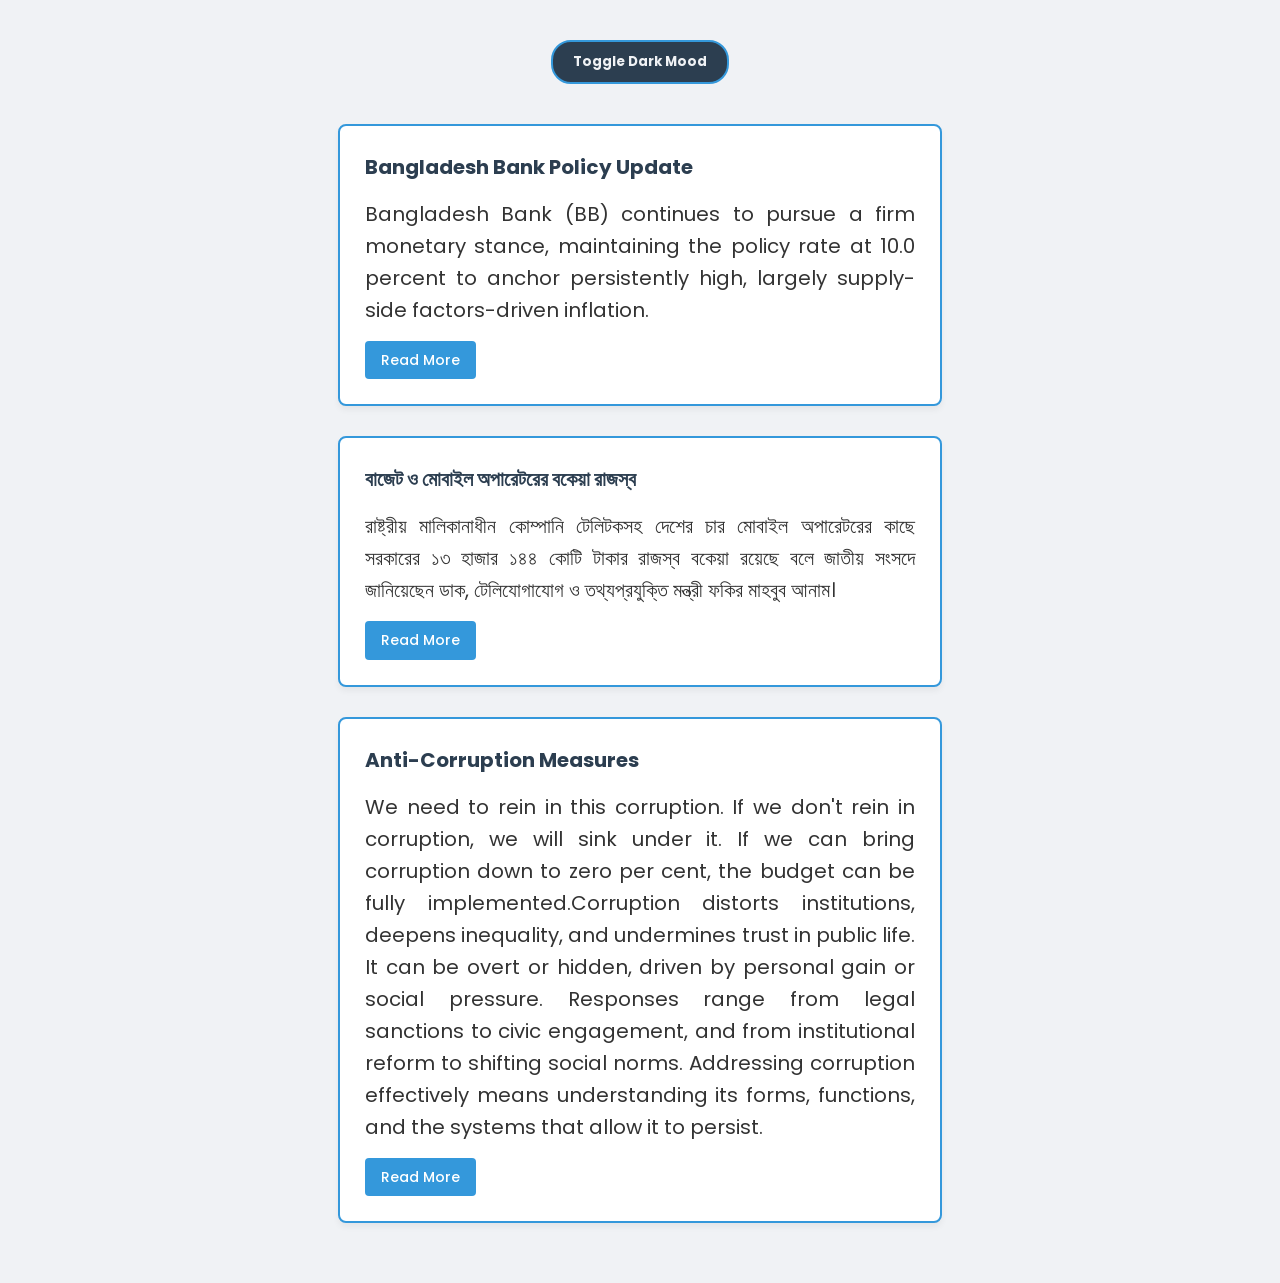
<file: index.html>
<!DOCTYPE html>
<html lang="en">
<head>
    <meta charset="UTF-8">
    <title>shorif webpage</title>
    <link rel="preconnect" href="https://fonts.googleapis.com">
<link rel="preconnect" href="https://fonts.gstatic.com" crossorigin>
<link href="https://fonts.googleapis.com/css2?family=Poppins:ital,wght@0,300;0,400;0,500;0,600&display=swap" rel="stylesheet">

    <link rel="stylesheet" href="index.css">
</head>
<body>
<button id="theme-toggle-btn">Toggle Dark Mood</button>
    
    <div class="news-container">
        
        <div class="news-card">
        <h3>Bangladesh Bank Policy Update</h3>
        <p>Bangladesh Bank (BB) continues to pursue a firm monetary stance, maintaining the policy rate at 10.0 percent to anchor persistently high, largely supply-side factors-driven inflation.</p>
        
        <a href="#" class="read-more-btn">Read More</a>
    </div>
    
    <div class="news-card">
        <h3>বাজেট ও মোবাইল অপারেটরের বকেয়া রাজস্ব</h3>
        <p>রাষ্ট্রীয় মালিকানাধীন কোম্পানি টেলিটকসহ দেশের চার মোবাইল অপারেটরের কাছে সরকারের ১৩ হাজার ১৪৪ কোটি টাকার রাজস্ব বকেয়া রয়েছে বলে জাতীয় সংসদে জানিয়েছেন ডাক, টেলিযোগাযোগ ও তথ্যপ্রযুক্তি মন্ত্রী ফকির মাহবুব আনাম।</p>
        
        <a href="#" class="read-more-btn">Read More</a>
    </div>
    
    <div class="news-card">
        <h3>Anti-Corruption Measures</h3>
        <p>We need to rein in this corruption. If we don't rein in corruption, we will sink under it. If we can bring corruption down to zero per cent, the budget can be fully implemented.Corruption distorts institutions, deepens inequality, and undermines trust in public life. It can be overt or hidden, driven by personal gain or social pressure. Responses range from legal sanctions to civic engagement, and from institutional reform to shifting social norms. Addressing corruption effectively means understanding its forms, functions, and the systems that allow it to persist.</p>
        
        <a href="#" class="read-more-btn">Read More</a>
    </div>
    
    </div>

    <script src="index.js"></script>

</body>
</html>
</file>
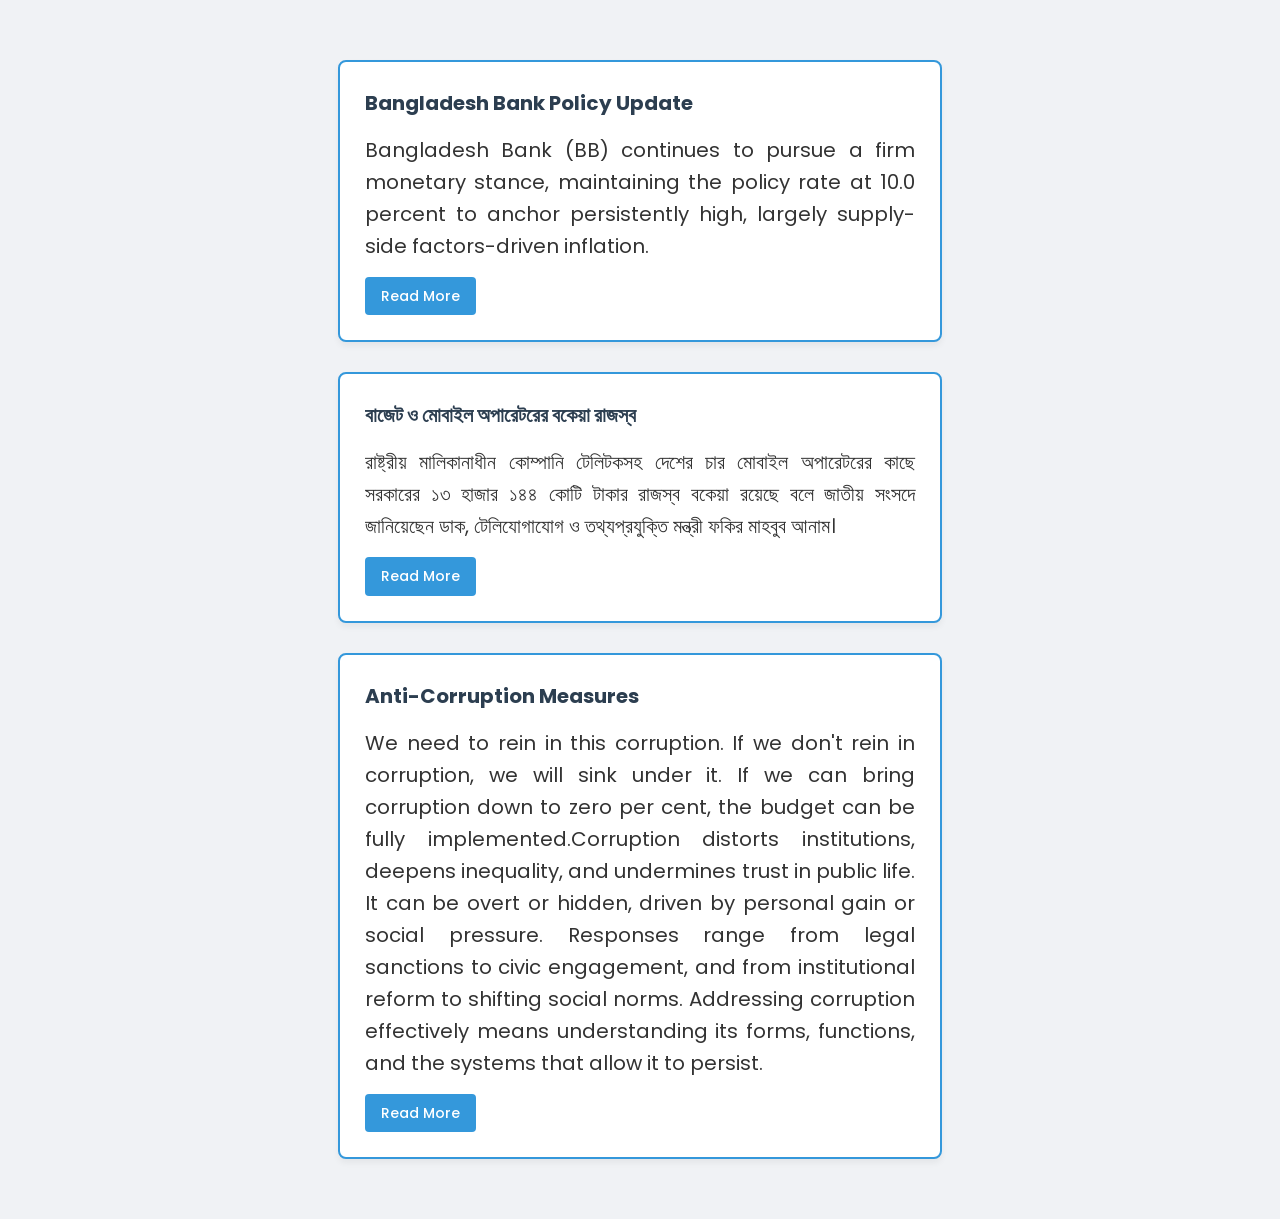
<file: gmn.html>
<!DOCTYPE html>
<html lang="en">
<head>
    <meta charset="UTF-8">
    <title>shorif webpage</title>
    <link rel="preconnect" href="https://fonts.googleapis.com">
<link rel="preconnect" href="https://fonts.gstatic.com" crossorigin>
<link href="https://fonts.googleapis.com/css2?family=Poppins:ital,wght@0,300;0,400;0,500;0,600&display=swap" rel="stylesheet">

    <link rel="stylesheet" href="gmn.css">
</head>
<body>
    
    <div class="news-container">
        
        <div class="news-card">
        <h3>Bangladesh Bank Policy Update</h3>
        <p>Bangladesh Bank (BB) continues to pursue a firm monetary stance, maintaining the policy rate at 10.0 percent to anchor persistently high, largely supply-side factors-driven inflation.</p>
        
        <a href="#" class="read-more-btn">Read More</a>
    </div>
    
    <div class="news-card">
        <h3>বাজেট ও মোবাইল অপারেটরের বকেয়া রাজস্ব</h3>
        <p>রাষ্ট্রীয় মালিকানাধীন কোম্পানি টেলিটকসহ দেশের চার মোবাইল অপারেটরের কাছে সরকারের ১৩ হাজার ১৪৪ কোটি টাকার রাজস্ব বকেয়া রয়েছে বলে জাতীয় সংসদে জানিয়েছেন ডাক, টেলিযোগাযোগ ও তথ্যপ্রযুক্তি মন্ত্রী ফকির মাহবুব আনাম।</p>
        
        <a href="#" class="read-more-btn">Read More</a>
    </div>
    
    <div class="news-card">
        <h3>Anti-Corruption Measures</h3>
        <p>We need to rein in this corruption. If we don't rein in corruption, we will sink under it. If we can bring corruption down to zero per cent, the budget can be fully implemented.Corruption distorts institutions, deepens inequality, and undermines trust in public life. It can be overt or hidden, driven by personal gain or social pressure. Responses range from legal sanctions to civic engagement, and from institutional reform to shifting social norms. Addressing corruption effectively means understanding its forms, functions, and the systems that allow it to persist.</p>
        
        <a href="#" class="read-more-btn">Read More</a>
    </div>
    
    </div>

</body>
</html>
</file>
<file: index.css>
:root{
    --primary-color: #3498db;
    --primary-hover: #2980b9;
    --heading-color: #2c3e50;
    --text-color: #333333;
    --bg-page: #f0f2f5;
    --bg-card: #ffffff;
    
}

body {
    background-color: var(--bg-page);
    margin: 0;
    padding: 20px;
}

.news-card {
    border: 2px solid var(--primary-color);
    padding: 25px; 
    margin: 0;
    width: 100%;
    max-width: 350px;
    text-align: justify;
    max-width: 550px;
    font-family: 'Poppins', 'Segoe UI', Tahoma, Geneva, Verdana, sans-serif;
    line-height: 1.6;
    color: var(--text-color);
    border-radius: 8px;
    background-color: var(--bg-card);
    box-shadow: 0 4px 6px rgba(0, 0, 0, 0.05);
    transition: all 0.3s ease;
}

.news-card:hover {
    border-color: var(--primary-hover);
    background-color: var(--bg-card);
    box-shadow: 0 10px 20px rgba(0, 0, 0, 0.1);
    transform: translateY(-5px);
}

.news-card h3 {
    margin-top: 0;
    margin-bottom: 15px;
    color: var(--heading-color);
    font-size: 20px;
}

.news-container{
    display: flex;
    flex-wrap: wrap;
    justify-content: center;
    gap:30px;
    padding: 40px 20px;
    
}

.news-card p{
    margin: 0;
    font-size:20px;
    color: var(--text-color);
    
}

.read-more-btn{
    display: inline-block;
    margin-top: 15px;
    padding: 8px 16px;
    background-color: var(--primary-color);
    color: #ffffff;
    text-decoration: none;
    border-radius: 4px;
    font-size: 14px;
    font-weight: 500;
    transition: background-color 0.2s ease;
    
}


.read-more-btn:hover {
    background-color: var(--primary-hover);
}

.dark-theme{
    --bg-page: #1e1e24;
    --bg-card: #2a2a35;
    --text-color: #e0e0e0;
    --heading-color: #ffffff;
    
}

#theme-toggle-btn{
    display: block;
    margin: 20px auto 0 auto;
    padding: 10px 20px;
    background-color: var(--heading-color);
    color: var(--bg-page);
    border: 2px solid var(--primary-color);
    border-radius: 20px;
    cursor: pointer;
    font-weight: bold;
    font-family: 'Poppins', sans-serif;
    transition: all 0.3s ease;
    
}
</file>
<file: gmn.css>
:root{
    --primary-color: #3498db;
    --primary-hover: #2980b9;
    --heading-color: #2c3e50;
    --text-color: #333333;
    --bg-page: #f0f2f5;
    --bg-card: #ffffff;
    
}

body {
    background-color: var(--bg-page);
    margin: 0;
    padding: 20px;
}

.news-card {
    border: 2px solid var(--primary-color);
    padding: 25px; 
    margin: 0;
    width: 100%;
    max-width: 350px;
    text-align: justify;
    max-width: 550px;
    font-family: 'Poppins', 'Segoe UI', Tahoma, Geneva, Verdana, sans-serif;
    line-height: 1.6;
    color: var(--text-color);
    border-radius: 8px;
    background-color: var(--bg-card);
    box-shadow: 0 4px 6px rgba(0, 0, 0, 0.05);
    transition: all 0.3s ease;
}

.news-card:hover {
    border-color: var(--primary-hover);
    background-color: var(--bg-card);
    box-shadow: 0 10px 20px rgba(0, 0, 0, 0.1);
    transform: translateY(-5px);
}

.news-card h3 {
    margin-top: 0;
    margin-bottom: 15px;
    color: var(--heading-color);
    font-size: 20px;
}

.news-container{
    display: flex;
    flex-wrap: wrap;
    justify-content: center;
    gap:30px;
    padding: 40px 20px;
    
}

.news-card p{
    margin: 0;
    font-size:20px;
    color: var(--text-color);
    
}

.read-more-btn{
    display: inline-block;
    margin-top: 15px;
    padding: 8px 16px;
    background-color: var(--primary-color);
    color: #ffffff;
    text-decoration: none;
    border-radius: 4px;
    font-size: 14px;
    font-weight: 500;
    transition: background-color 0.2s ease;
    
}


.read-more-btn:hover {
    background-color: var(--primary-hover);
}
</file>
